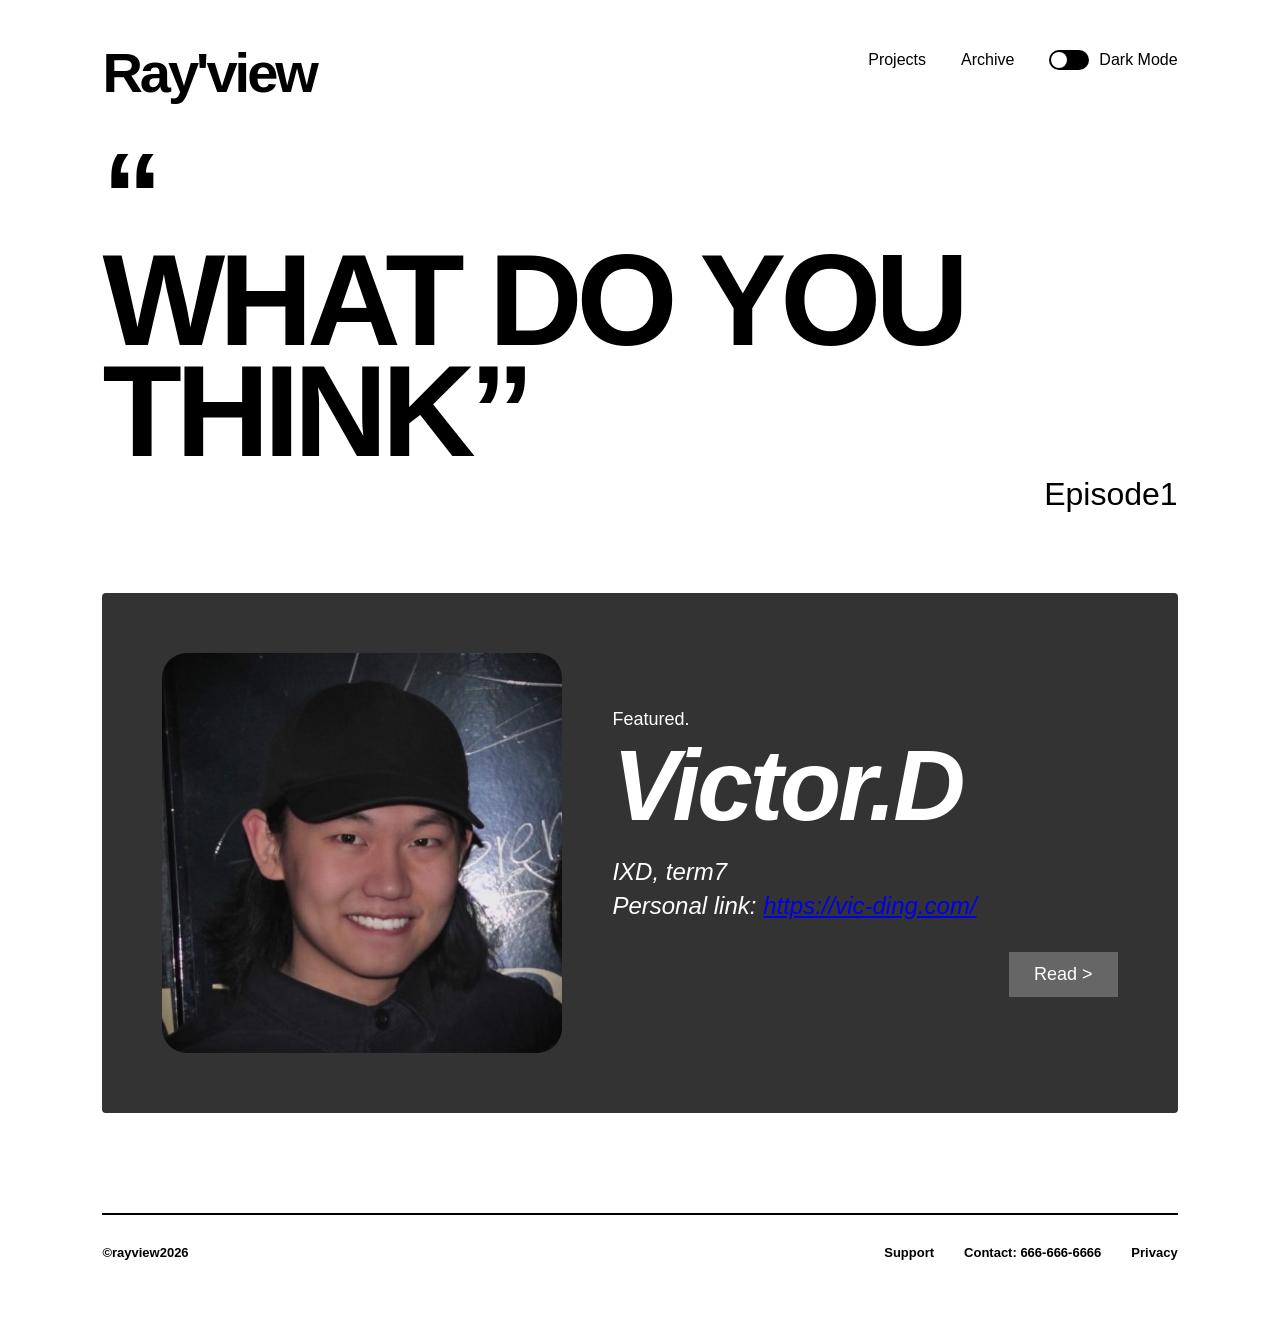
<file: index.html>
<!DOCTYPE html>
<html lang="zh-EN">
<head>
    <meta charset="UTF-8">
    <meta name="viewport" content="width=device-width, initial-scale=1.0">
    <title>Ray'view</title>
    <link rel="stylesheet" href="style.css">
</head>
<body>

    <header>
        <div class="logo">Ray'view</div>
        <nav>
            <a>Projects</a>
            <a>Archive</a>
            <div class="dark-mode-toggle" id="themeToggle">
                <div class="toggle-icon"></div>
                <span>Dark Mode</span>
            </div>
        </nav>
    </header>

    <main>
        <section class="hero">
            <span class="quote-mark">“</span>
            <h1 class="main-title">What Do You<br>Think”</h1>
            <div class="episode">Episode1</div>
        </section>

        <section class="profile-card">
            <div class="profile-pic"></div>
            <div class="profile-info">
                <p class="label">Featured.</p>
                <h2 class="name">Victor.D</h2>
                <p class="details">
                    IXD, term7<br>
                    Personal link: <a href="https://vic-ding.com/" target="_blank">https://vic-ding.com/</a>
                </p>
                <a href="Page1.html" class="read-btn">Read ></a>
            </div>
        </section>
    </main>

    <footer>
        <div class="copyright">©rayview2026</div>
        <div class="footer-links">
            <span>Support</span>
            <span>Contact: 666-666-6666</span>
            <span>Privacy</span>
        </div>
    </footer>

</body>

    <script src="js.js"></script>
</html>
</file>
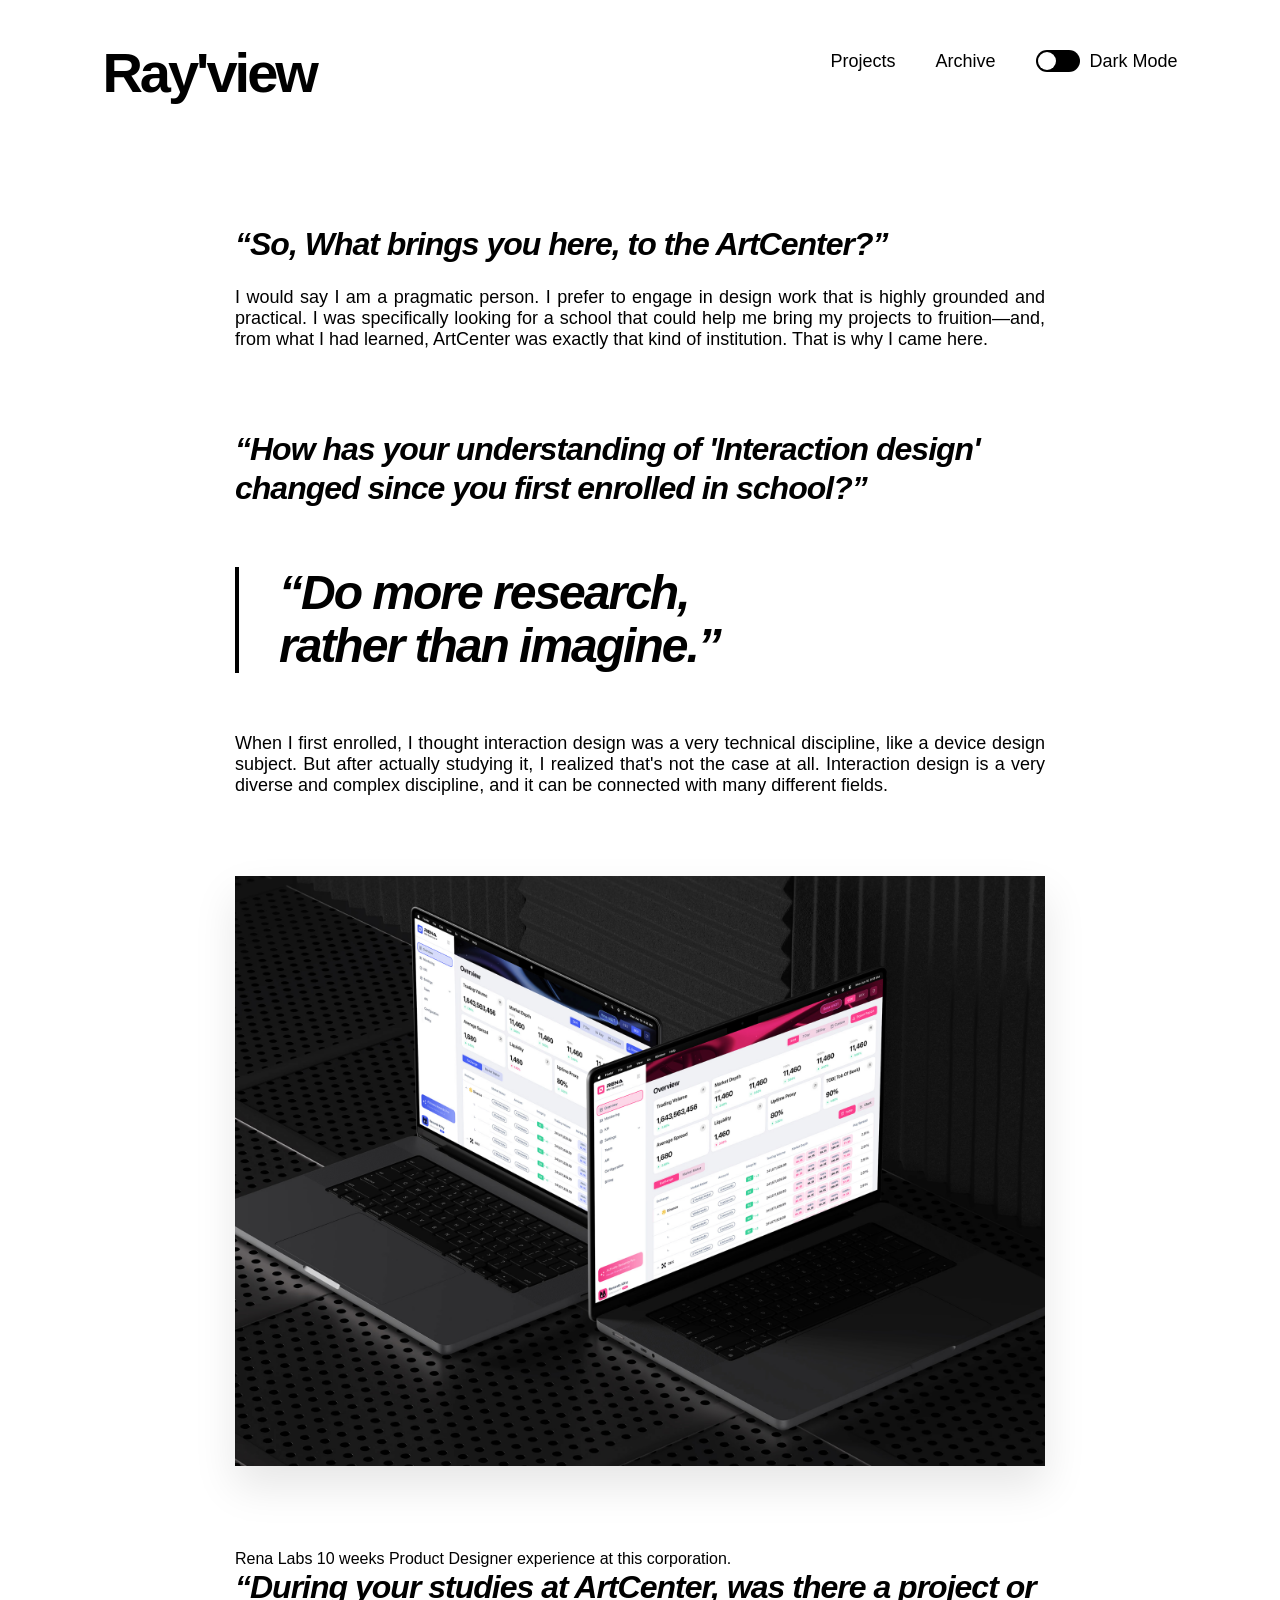
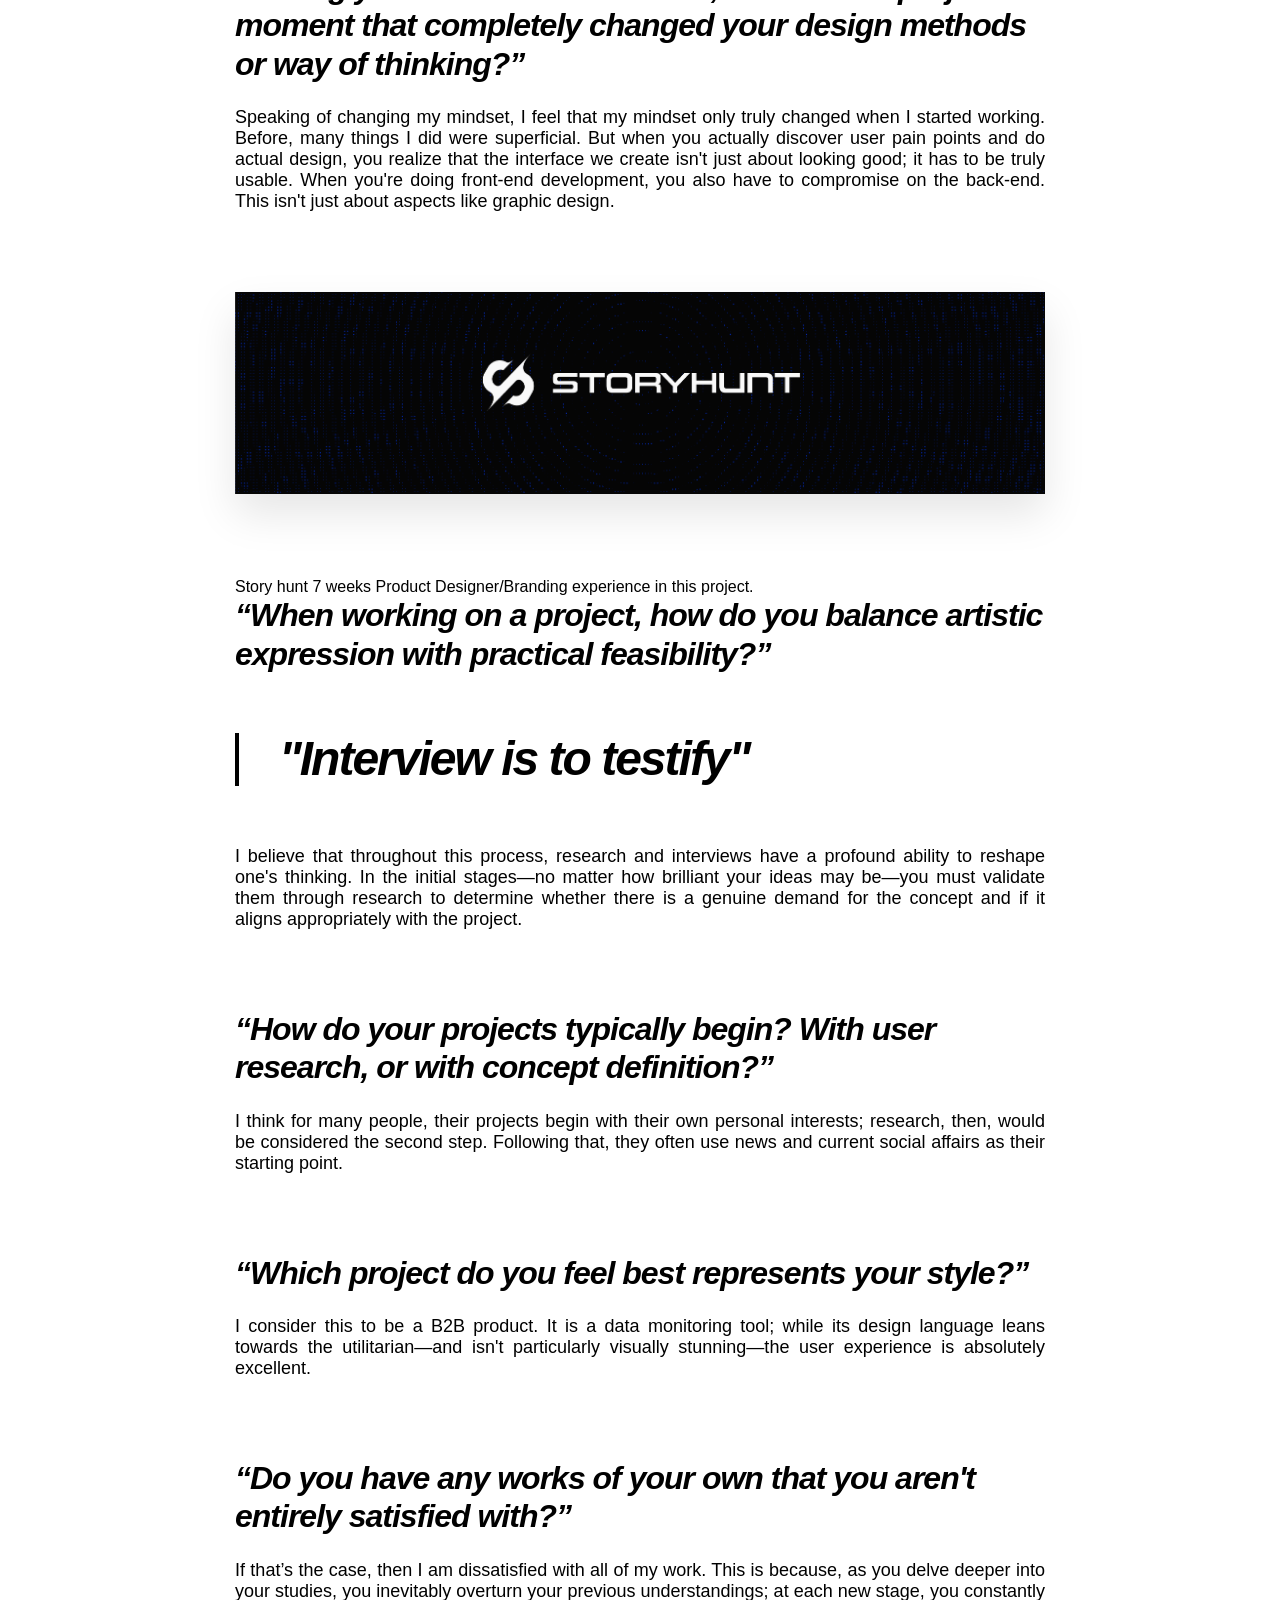
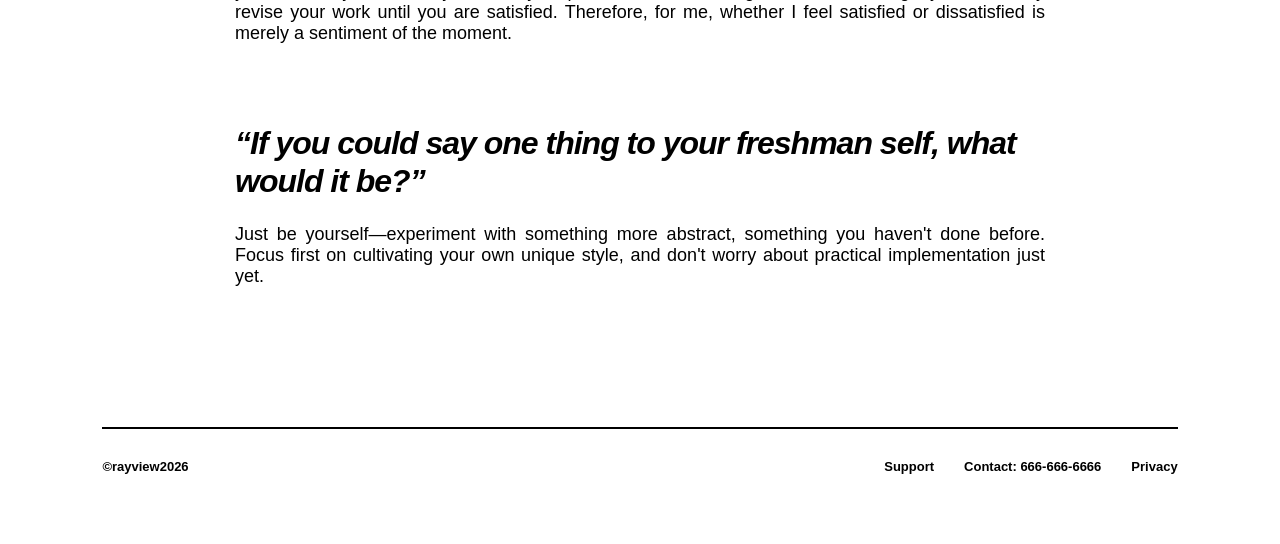
<file: Page1.html>
<!DOCTYPE html>
<html lang="en">
<head>
    <meta charset="UTF-8">
    <meta font-family="Helvetica neue, Helvetica, Arial, sans-serif">
    <meta name="viewport" content="width=device-width, initial-scale=1.0">
    <title>Ray view-episode1-Vic.D</title>
    <link rel="stylesheet" href="style.css">
</head>

<body>
    <header class="navbar">
        <div class="logo">Ray'view</div>
        <nav class="nav-links">
            <a href="///">Projects</a>
            <a href="///">Archive</a>
            <div class="theme-switch" id="themeToggle">
                <div class="switch-pill"></div>
                <span>Dark Mode</span>
            </div>
        </nav>
    </header>

    <main class="container">

        <article class="interview-content">
            <div class="interview-item">
                <h3 class="question">“So, What brings you here, to the ArtCenter?”</h3>
                <p class="answer">I would say I am a pragmatic person. I prefer to engage in design work that is highly grounded and practical. I was specifically looking for a school that could help me bring my projects to fruition—and, from what I had learned, ArtCenter was exactly that kind of institution. That is why I came here.</p>
            </div>

            <div class="interview-item">
                <h3 class="question">“How has your understanding of 'Interaction design' changed since you first enrolled in school?”</h3>
                <blockquote class="pull-quote">
                    “Do more research,<br>rather than imagine.”
                </blockquote>
                <p class="answer">When I first enrolled, I thought interaction design was a very technical discipline, like a device design subject. But after actually studying it, I realized that's not the case at all. Interaction design is a very diverse and complex discipline, and it can be connected with many different fields.</p>
            </div>

            <div class="renalabs-image">
                <img src="renalabs.png" alt="Project Work" class="work-img">
            </div>

            <div class="image-caption">
                  <span class="caption-brand">Rena Labs</span>
                  <span class="caption-detail">10 weeks Product Designer experience at this corporation.</span>
            </div>


            <div class="interview-item">
                <h3 class="question">“During your studies at ArtCenter, was there a project or moment that completely changed your design methods or way of thinking?”</h3>
                <p class="answer">Speaking of changing my mindset, I feel that my mindset only truly changed when I started working. Before, many things I did were superficial. But when you actually discover user pain points and do actual design, you realize that the interface we create isn't just about looking good; it has to be truly usable. When you're doing front-end development, you also have to compromise on the back-end. This isn't just about aspects like graphic design.</p>
            </div>


             <div class="renalabs-image">
                <img src="sotry hunt.png" alt="Project Work" class="work-img">
            </div>

            <div class="image-caption">
                  <span class="caption-brand">Story hunt</span>
                  <span class="caption-detail">7 weeks Product Designer/Branding experience in this project.</span>
            </div>


             <div class="interview-item">
                <h3 class="question">“When working on a project, how do you balance artistic expression with practical feasibility?”</h3>
                <blockquote class="pull-quote">
                    "Interview is to testify"
                </blockquote>
                <p class="answer">I believe that throughout this process, research and interviews have a profound ability to reshape one's thinking. In the initial stages—no matter how brilliant your ideas may be—you must validate them through research to determine whether there is a genuine demand for the concept and if it aligns appropriately with the project.</p>
            </div>



             <div class="interview-item">
                <h3 class="question">“How do your projects typically begin? With user research, or with concept definition?”</h3>
                <p class="answer">I think for many people, their projects begin with their own personal interests; research, then, would be considered the second step. Following that, they often use news and current social affairs as their starting point.</p>
            </div>

             <div class="interview-item">
                <h3 class="question">“Which project do you feel best represents your style?”</h3>
                <p class="answer">I consider this to be a B2B product. It is a data monitoring tool; while its design language leans towards the utilitarian—and isn't particularly visually stunning—the user experience is absolutely excellent.</p>
            </div>

             <div class="interview-item">
                <h3 class="question">“Do you have any works of your own that you aren't entirely satisfied with?”</h3>
                <p class="answer">If that’s the case, then I am dissatisfied with all of my work. This is because, as you delve deeper into your studies, you inevitably overturn your previous understandings; at each new stage, you constantly revise your work until you are satisfied. Therefore, for me, whether I feel satisfied or dissatisfied is merely a sentiment of the moment.</p>
            </div>

             <div class="interview-item">
                <h3 class="question">“If you could say one thing to your freshman self, what would it be?”</h3>
                <p class="answer">Just be yourself—experiment with something more abstract, something you haven't done before. Focus first on cultivating your own unique style, and don't worry about practical implementation just yet.</p>
            </div>
        </article>
    </main>

    <footer>
        <div class="copyright">©rayview2026</div>
        <div class="footer-links">
            <span>Support</span>
            <span>Contact: 666-666-6666</span>
            <span>Privacy</span>
        </div>
    </footer>

    <script src="js.js"></script>
</body>
</html>
</file>
<file: style.css>
:root {
    --bg-color: #ffffff;
    --text-color: #000000;
    --card-bg: #333333;
    --card-text: #ffffff;
    --footer-line: #000000;
    --btn-bg: #666666;
    --transition: 0.3s ease;
}


[data-theme="dark"] {
    --bg-color: #121212;
    --text-color: #f0f0f0;
    --card-bg: #1e1e1e;
    --card-text: #ffffff;
    --footer-line: #444444;
    --btn-bg: #444444;
}

* {
    margin: 0;
    padding: 0;
    box-sizing: border-box;
    font-family: "Helvetica Neue", Helvetica, Arial, sans-serif;
}


nav{
    font-family: "Helvetica Neue";
    font-color: var(--text-color);
}


body {
    background-color: var(--bg-color);
    color: var(--text-color);
    transition: background-color var(--transition), color var(--transition);
    padding: 40px 8%;
    min-height: 100vh;
    display: flex;
    flex-direction:column;
}


header {
    display: flex;
    justify-content: space-between;
    align-items: flex-start;
    margin-bottom: 60px;
}

.logo {
    font-size: 52px;
    font-weight: 800;
    letter-spacing: -2px;
}

nav {
    display: flex;
    gap: 35px;
    align-items: center;
    padding-top: 10px;
}

.dark-mode-toggle {
    display: flex;
    align-items: center;
    gap: 10px;
    cursor: pointer;
    font-size: 16px;
    font-weight: 500;
}

.toggle-icon {
    width: 40px;
    height: 20px;
    background-color: var(--text-color);
    border-radius: 20px;
    position: relative;
}

.toggle-icon::after {
    content: '';
    position: absolute;
    width: 16px;
    height: 16px;
    background-color: var(--bg-color);
    border-radius: 50%;
    top: 2px;
    left: 2px;
    transition: var(--transition);
}

[data-theme="dark"] .toggle-icon::after {
    left: 22px;
}


.hero {
    margin-bottom: 80px;
}

.quote-mark {
    font-size: 120px;
    font-weight: 900;
    line-height: 0.5;
    display: block;
    margin-bottom: 20px;
}

.main-title {
    font-size: clamp(60px, 12vw, 130px); 
    line-height: 0.85;
    font-weight: 900;
    text-transform: uppercase;
    letter-spacing: -6px;
}

.episode {
    text-align: right;
    font-size: 32px;
    font-weight: 300;
    margin-top: 10px;
}

.profile-card {
    background-color: var(--card-bg);
    color: var(--card-text);
    padding: 60px;
    display: flex;
    align-items: center;
    gap: 50px;
    border-radius: 4px;
    margin-bottom: 100px;
}

@media screen and (max-width: 992px) {
    .profile-card { flex-direction: column; padding: 40px; text-align: left; }
    .profile-pic { width: 100%; height: auto; aspect-ratio: 1/1; }
    .read-btn { float: none; width: 100%; text-align: center; }
}

.profile-pic {
    width: 400px;
    height: 400px;
    background: url('photo1.jpg') center/cover;
    background-color: #555;
    border-radius: 25px;
    flex-shrink: 0;
}

.profile-info {
    flex-grow: 1;
    position: relative;
}

.label {
    font-size: 18px;
    margin-bottom: 5px;
}

.name {
    font-size: clamp(50px, 8vw, 100px);
    font-weight: 900;
    font-style: italic;
    line-height: 1;
    margin-bottom: 20px;
    letter-spacing: -3px;
}

.details {
    font-size: 24px;
    font-style: italic;
    font-weight: 300;
    line-height: 1.4;
}

.read-btn {
    display: inline-block;
    background-color: var(--btn-bg);
    color: #fff;
    padding: 12px 25px;
    text-decoration: none;
    font-size: 18px;
    margin-top: 30px;
    float: right;
}

footer {
    margin-top: auto;
    border-top: 2px solid var(--footer-line);
    padding: 30px 0;
    display: flex;
    justify-content: space-between;
    font-size: 13px;
    font-weight: 600;
}

.footer-links {
    display: flex;
    gap: 30px;
}


@media (max-width: 600px) {
    body { padding: 20px; }
    header { flex-direction: column; gap: 20px; }
    nav { width: 100%; justify-content: space-between; }
    .main-title { letter-spacing: -2px; }
    footer { flex-direction: column-reverse; gap: 20px; text-align: center; }
    .footer-links { justify-content: center; }
}


.logo {
    font-size: 56px;
    font-weight: 800;
    letter-spacing: -3px;
}

.nav-links {
    display: flex;
    gap: 40px;
    align-items: center;
}

.nav-links a {
    text-decoration: none;
    color: var(--text-color);
    font-size: 18px;
    font-weight: 400;
}

.theme-switch {
    display: flex;
    align-items: center;
    gap: 10px;
    cursor: pointer;
    font-size: 18px;
}

.switch-pill {
    width: 44px;
    height: 22px;
    background-color: var(--text-color);
    border-radius: 20px;
    position: relative;
    transition: var(--transition-speed);
}

.switch-pill::after {
    content: '';
    position: absolute;
    width: 18px;
    height: 18px;
    background-color: var(--bg-color);
    border-radius: 50%;
    top: 2px;
    left: 2px;
    transition: var(--transition-speed);
}

[data-theme="dark"] .switch-pill::after {
    left: 24px;
}

.container {
    max-width: 850px; 
    margin: 0 auto;
    padding: 60px 20px;
}

.interview-item {
    margin-bottom: 80px;
}

.question {
    font-size: 32px;
    font-weight: 700;
    font-style: italic;
    margin-bottom: 24px;
    line-height: 1.2;
    letter-spacing: -1px;
}

.answer {
    font-size: 18px;
    font-weight: 400;
    color: var(--text-color);
    margin-bottom: 20px;
    text-align: justify;
}

.pull-quote {
    font-size: 48px;
    font-weight: 800;
    font-style: italic;
    text-align: left;
    margin: 60px 0;
    padding: 0 40px;
    line-height: 1.1;
    letter-spacing: -2px;
    border-left: 4px solid var(--text-color); 
}

.renalabs-image {
    margin: 80px 0;
    text-align: center;
}

.work-img {
    max-width: 100%;
    height: auto;
    box-shadow: 0 20px 40px rgba(0,0,0,0.1);
}

.footer {
    max-width: var(--container-width);
    margin: 100px auto 40px;
    padding: 30px 20px;
    border-top: 2px solid var(--line-color);
    display: flex;
    justify-content: space-between;
    font-size: 14px;
    font-weight: 500;
}

.footer-right {
    display: flex;
    gap: 30px;
}

@media screen and (max-width: 768px) {
    .navbar {
        flex-direction: column;
        align-items: flex-start;
        gap: 20px;
    }
    
    .logo { font-size: 40px; }
    
    .question { font-size: 24px; }
    
    .pull-quote { 
        font-size: 32px; 
        padding: 0 20px;
    }
    
    .footer {
        flex-direction: column;
        gap: 20px;
    }
}
</file>
